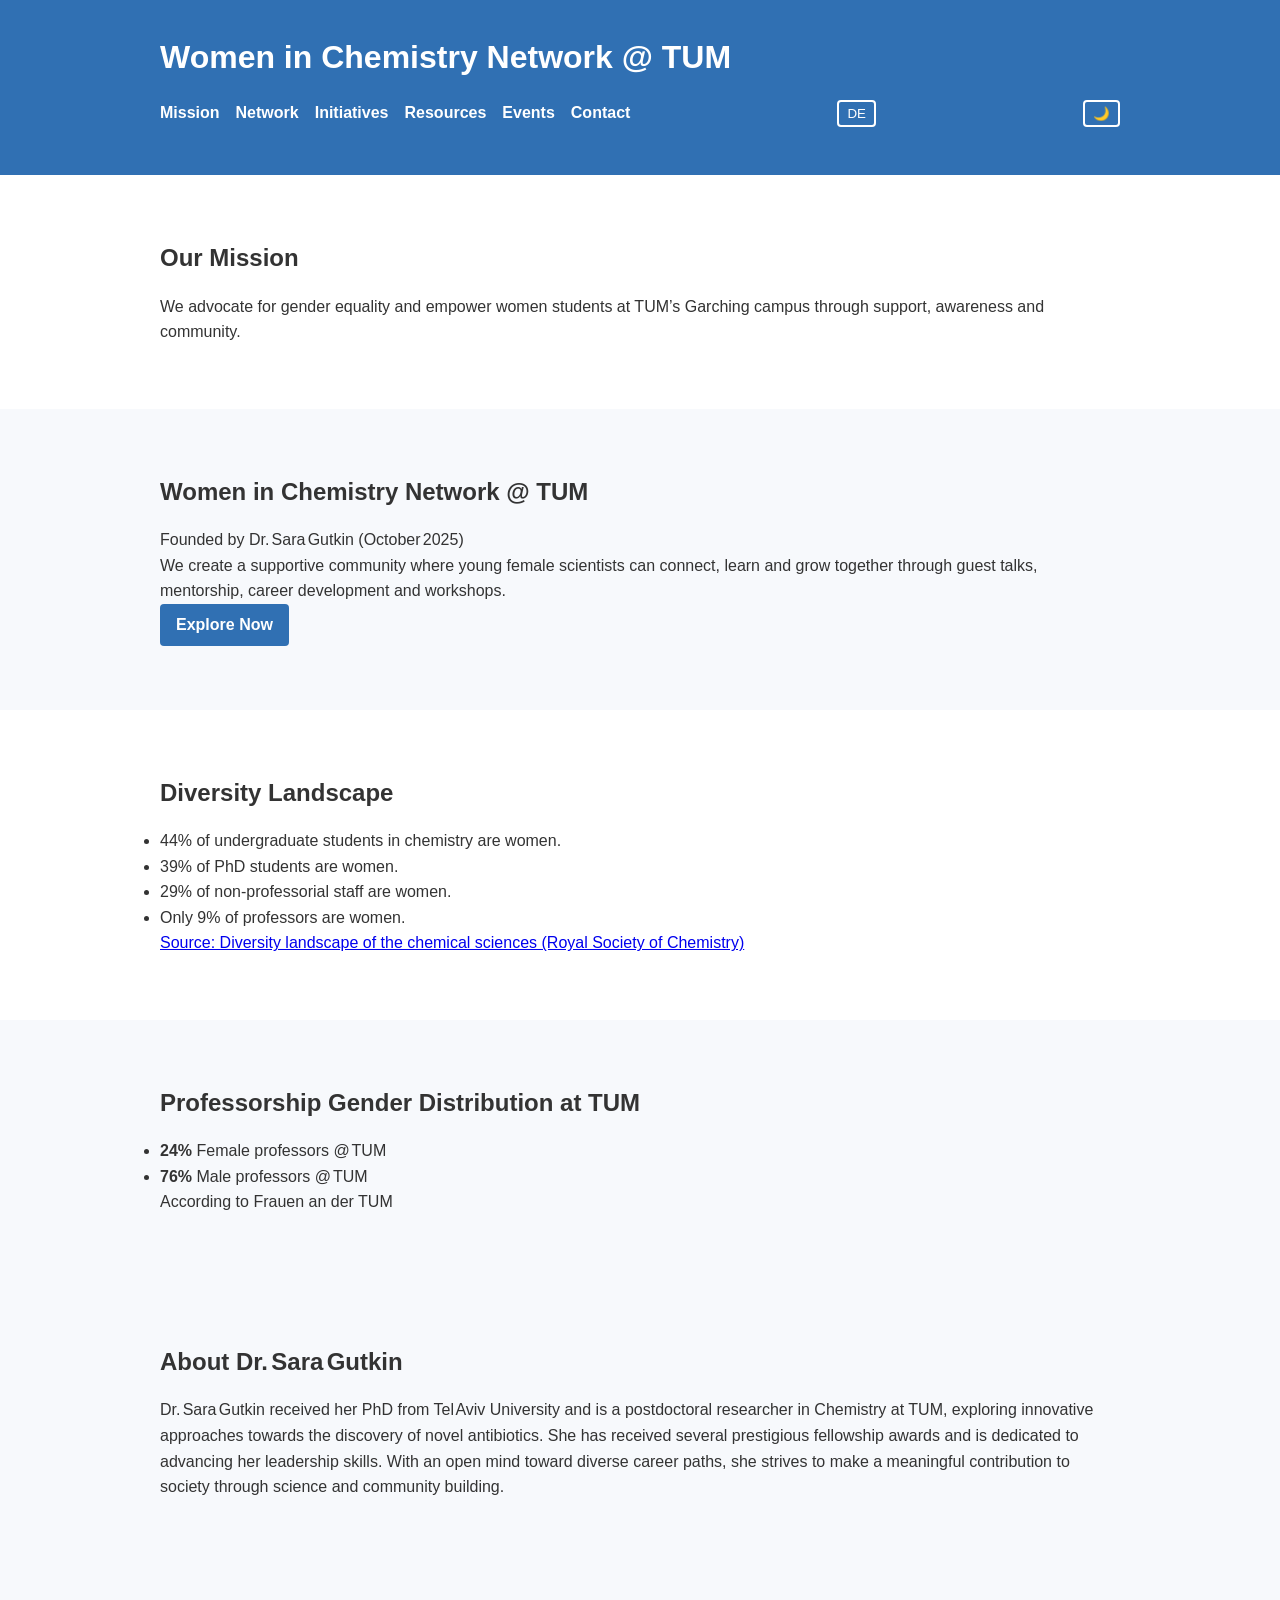
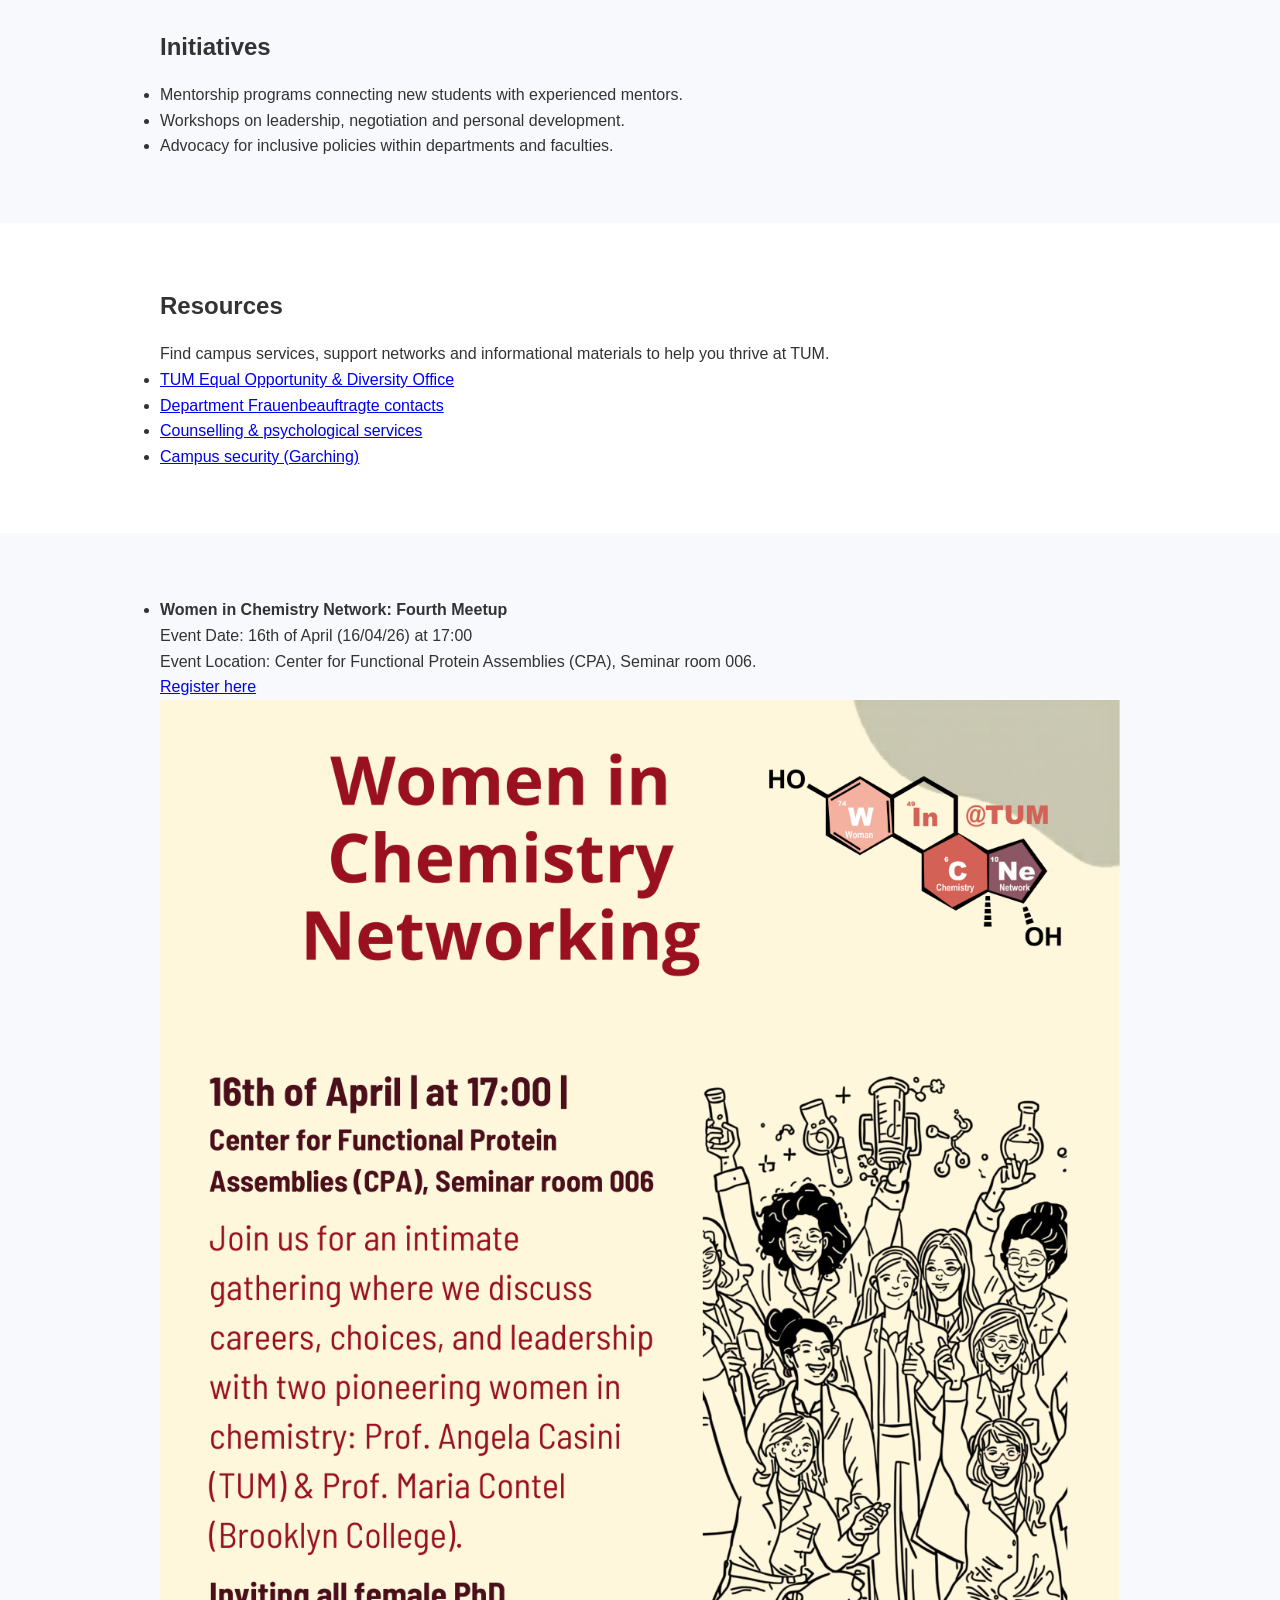
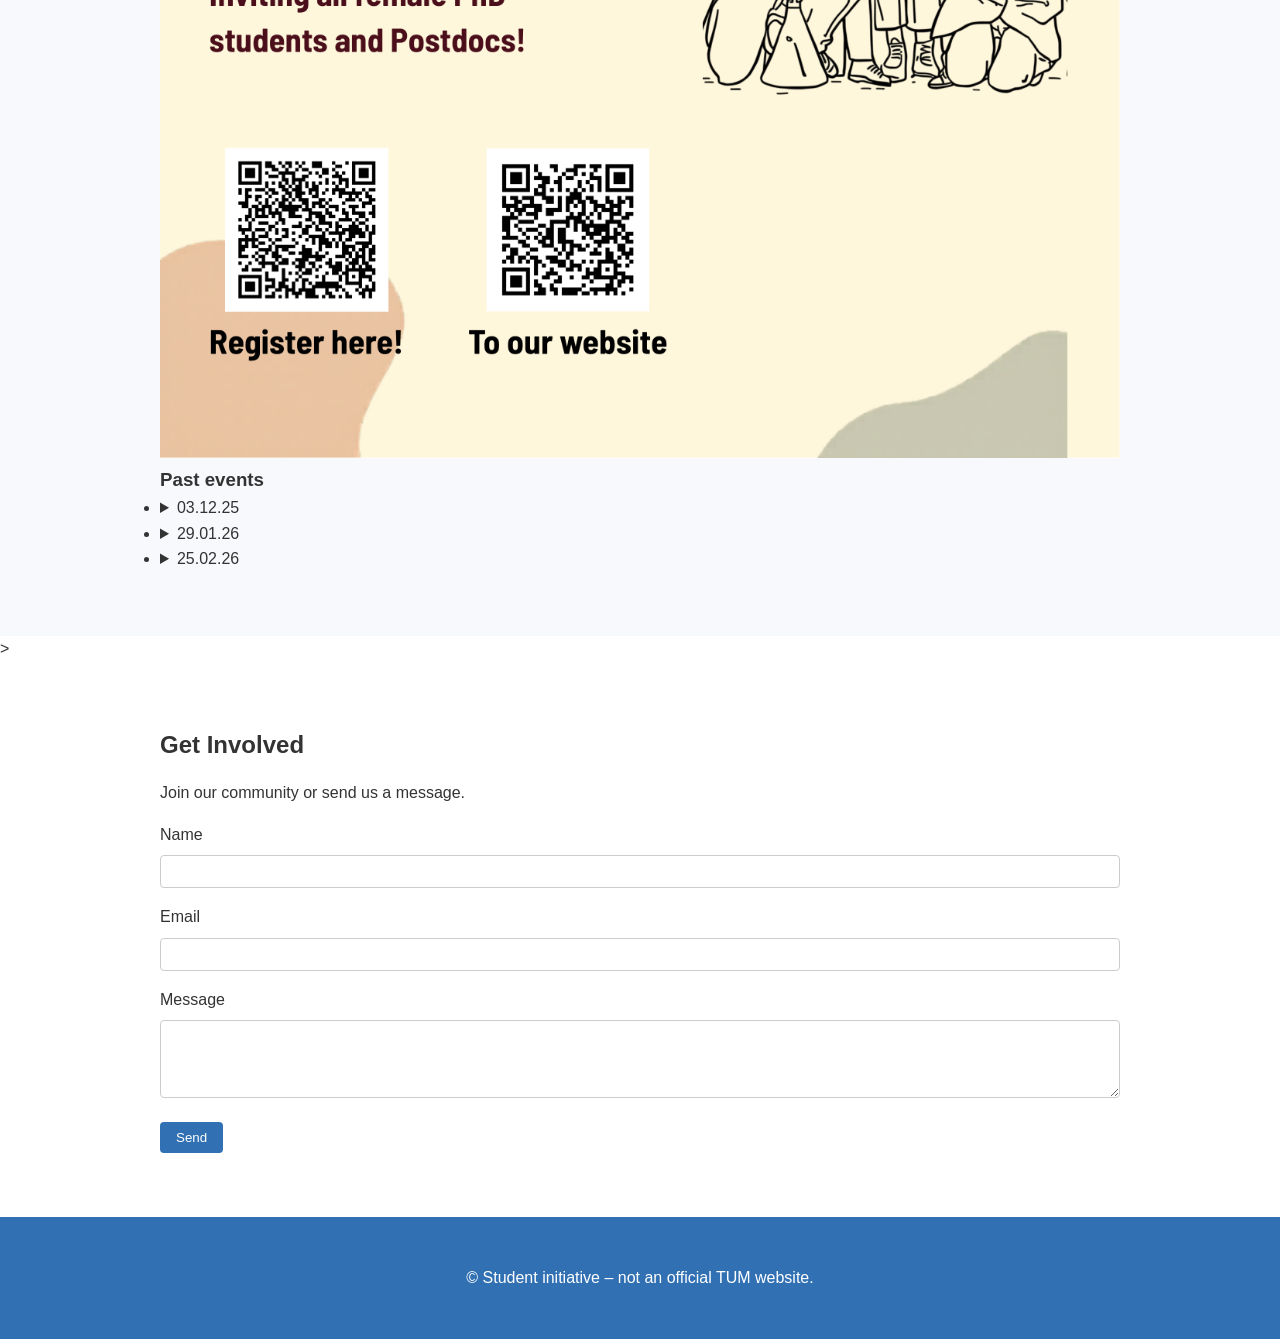
<file: index.html>
<!DOCTYPE html>
<html lang="en">
<head>
  <meta charset="UTF-8" />
  <meta name="viewport" content="width=device-width, initial-scale=1.0" />
  <title>Women in Chemistry Network @ TUM</title>
  <link rel="stylesheet" href="styles.css" />
</head>
<body>
  <header>
    <div class="container">
      <h1 id="site-title">Women in Chemistry Network @ TUM</h1>
      <nav>
        <ul>
          <li><a href="#mission" data-i18n="nav-mission">Mission</a></li>
          <li><a href="#network" data-i18n="nav-network">Network</a></li>
          <li><a href="#initiatives" data-i18n="nav-initiatives">Initiatives</a></li>
          <li><a href="#resources" data-i18n="nav-resources">Resources</a></li>
          <li><a href="#events" data-i18n="nav-events">Events</a></li>
          <li><a href="#contact" data-i18n="nav-contact">Contact</a></li>
        </ul>
        <button id="lang-toggle" aria-label="language toggle">DE</button>
        <button id="theme-toggle" aria-label="theme toggle">🌙</button>
      </nav>
    </div>
  </header>

  <main>
    <section id="mission">
      <div class="container">
        <h2 data-i18n="mission-title">Our Mission</h2>
        <p data-i18n="mission-text">
          We advocate for gender equality and empower women students at TUM’s Garching campus through support, awareness and community.
        </p>
      </div>
    </section>

    <!-- Women in Chemistry Network Section -->
    <section id="network" class="alt">
      <div class="container">
        <h2 data-i18n="network-title">Women in Chemistry Network @ TUM</h2>
        <p data-i18n="network-lead">Founded by Dr. Sara Gutkin (October 2025)</p>
        <p data-i18n="network-description">
          We create a supportive community where young female scientists can connect, learn and grow together through guest talks, mentorship, career development and workshops.
        </p>
        <p><a href="#contact" class="btn" data-i18n="network-cta">Explore Now</a></p>
      </div>
    </section>

    <!-- Diversity statistics section -->
    <section id="stats">
      <div class="container">
        <h2 data-i18n="stats-title">Diversity Landscape</h2>
        <ul>
          <li data-i18n="stat-undergraduates">44% of undergraduate students in chemistry are women.</li>
          <li data-i18n="stat-phd">39% of PhD students are women.</li>
          <li data-i18n="stat-staff">29% of non‑professorial staff are women.</li>
          <li data-i18n="stat-professors">Only 9% of professors are women.</li>
        </ul>
        <p data-i18n="stats-note"><a href="https://edu.rsc.org/analysis/gender-inequality-problems-remain-in-higher-education/3008712.article" target="_blank">Source: Diversity landscape of the chemical sciences (Royal Society of Chemistry)</a></p>
      </div>
    </section>

    <!-- Professorship gender distribution section -->
    <section id="professors" class="alt">
      <div class="container">
        <h2 data-i18n="prof-title">Professorship Gender Distribution at TUM</h2>
        <ul>
          <li data-i18n="prof-female"><strong>24%</strong> Female professors @ TUM</li>
          <li data-i18n="prof-male"><strong>76%</strong> Male professors @ TUM</li>
        </ul>
        <p data-i18n="prof-note">According to Frauen an der TUM</p>
      </div>
    </section>


    <!-- About the founder section -->
    <section id="about" class="alt">
      <div class="container">
        <h2 data-i18n="about-title">About Dr. Sara Gutkin</h2>
        <p data-i18n="about-text">
          Dr. Sara Gutkin received her PhD from Tel Aviv University and is a postdoctoral researcher in Chemistry at TUM, exploring innovative approaches towards the discovery of novel antibiotics. She has received several prestigious fellowship awards and is dedicated to advancing her leadership skills. With an open mind toward diverse career paths, she strives to make a meaningful contribution to society through science and community building.
        </p>
      </div>
    </section>

    <section id="initiatives" class="alt">
      <div class="container">
        <h2 data-i18n="initiatives-title">Initiatives</h2>
        <ul>
          <li data-i18n="initiative-1">Mentorship programs connecting new students with experienced mentors.</li>
          <li data-i18n="initiative-2">Workshops on leadership, negotiation and personal development.</li>
          <li data-i18n="initiative-3">Advocacy for inclusive policies within departments and faculties.</li>
        </ul>
      </div>
    </section>

    <section id="resources">
      <div class="container">
        <h2 data-i18n="resources-title">Resources</h2>
        <p data-i18n="resources-text">
          Find campus services, support networks and informational materials to help you thrive at TUM.
        </p>
        <ul>
          <li><a href="https://www.tum.de" target="_blank" data-i18n="resource-equal-opportunity">TUM Equal Opportunity & Diversity Office</a></li>
          <li><a href="https://www.ph.tum.de" target="_blank" data-i18n="resource-frauenbeauftragte">Department Frauenbeauftragte contacts</a></li>
          <li><a href="https://www.studentenwerk-muenchen.de" target="_blank" data-i18n="resource-counselling">Counselling & psychological services</a></li>
          <li><a href="https://www.tum.de/security" target="_blank" data-i18n="resource-security">Campus security (Garching)</a></li>
        </ul>
      </div>
    </section>

    <section id="events" class="alt">
      <div class="container">
      <ul>
        <li>
          <strong data-i18n="event-meetup-title">Women in Chemistry Network: Fourth Meetup</strong><br>
          <span data-i18n="event-meetup-date">Event Date: 16th of April (16/04/26) at 17:00</span><br>
          <span data-i18n="event-meetup-location">Event Location: Center for Functional Protein Assemblies (CPA), Seminar room 006.</span><br>
          
          <!-- Updated form link for new registration form -->
          <a href="https://docs.google.com/forms/d/e/1FAIpQLSdT4RS7O_3T1hXZ2koEHGen9QnlbZm_PPv3bDQqYDJwnZF31w/viewform?usp=publish-editor" target="_blank" data-i18n="event-meetup-register">Register here</a><br>
     <img src="women_chem_apr16.png" alt="Women in Chemistry Networking Poster" style="max-width:100%; height:auto;">
        </li>
      </ul>
      <!-- Past events subsection -->
      <h3 data-i18n="past-events-title">Past events</h3>
      <ul>
        <li>
          <details>
            <summary>03.12.25</summary>
            <!-- Only the date is shown in the summary; clicking reveals the poster for the December 2025 event -->
            <img src="b9b19801-95c3-44a3-bdf6-872bee7876c5.jpg" alt="Women in Chemistry Network December 2025 Poster" style="max-width:100%; height:auto;" />
          </details>
        </li>
        <li>
          <details>
            <summary>29.01.26</summary>
            <!-- Only the date is shown in the summary; clicking reveals the poster for the January 2026 event -->
            <img src="women_chem_jan29.png" alt="Women in Chemistry Network January 2026 Poster" style="max-width:100%; height:auto;" />
          </details>
        </li>
          <li>
            <details>
                <summary>25.02.26</summary>
                <!-- Only the date is shown in the summary; clicking reveals the poster for the February 2026 event -->
                <img src="women_chem_feb25.jpeg" alt="Women in Chemistry Network February 2026 Poster" style="max-width:100%; height:auto;">
            </details>
        </li>

      </ul>
      </div>
   </section>
>

    <section id="contact">
      <div class="container">
        <h2 data-i18n="contact-title">Get Involved</h2>
        <p data-i18n="contact-text">Join our community or send us a message.</p>
        <form id="contact-form" action="https://formsubmit.co/sara.gutkin@tum.de" method="POST">
          <!-- Hidden inputs for Formsubmit configuration -->
          <input type="hidden" name="_subject" value="New message from Women in Chemistry Network website">
          <!-- Disable Formsubmit's captcha to avoid user friction -->
          <input type="hidden" name="_captcha" value="false">

          <div class="form-group">
            <label for="name" data-i18n="form-name">Name</label>
            <input type="text" id="name" name="name" required />
          </div>
          <div class="form-group">
            <label for="email" data-i18n="form-email">Email</label>
            <input type="email" id="email" name="email" required />
          </div>
          <div class="form-group">
            <label for="message" data-i18n="form-message">Message</label>
            <textarea id="message" name="message" rows="4" required></textarea>
          </div>
          <button type="submit" data-i18n="form-submit">Send</button>
        </form>
        <p id="form-result" role="alert"></p>
      </div>
    </section>
  </main>

  <footer>
    <div class="container">
      <p data-i18n="footer">© <span id="current-year"></span> Student initiative – not an official TUM website.</p>
    </div>
  </footer>

  <script src="script.js"></script>
</body>
</html>
</file>
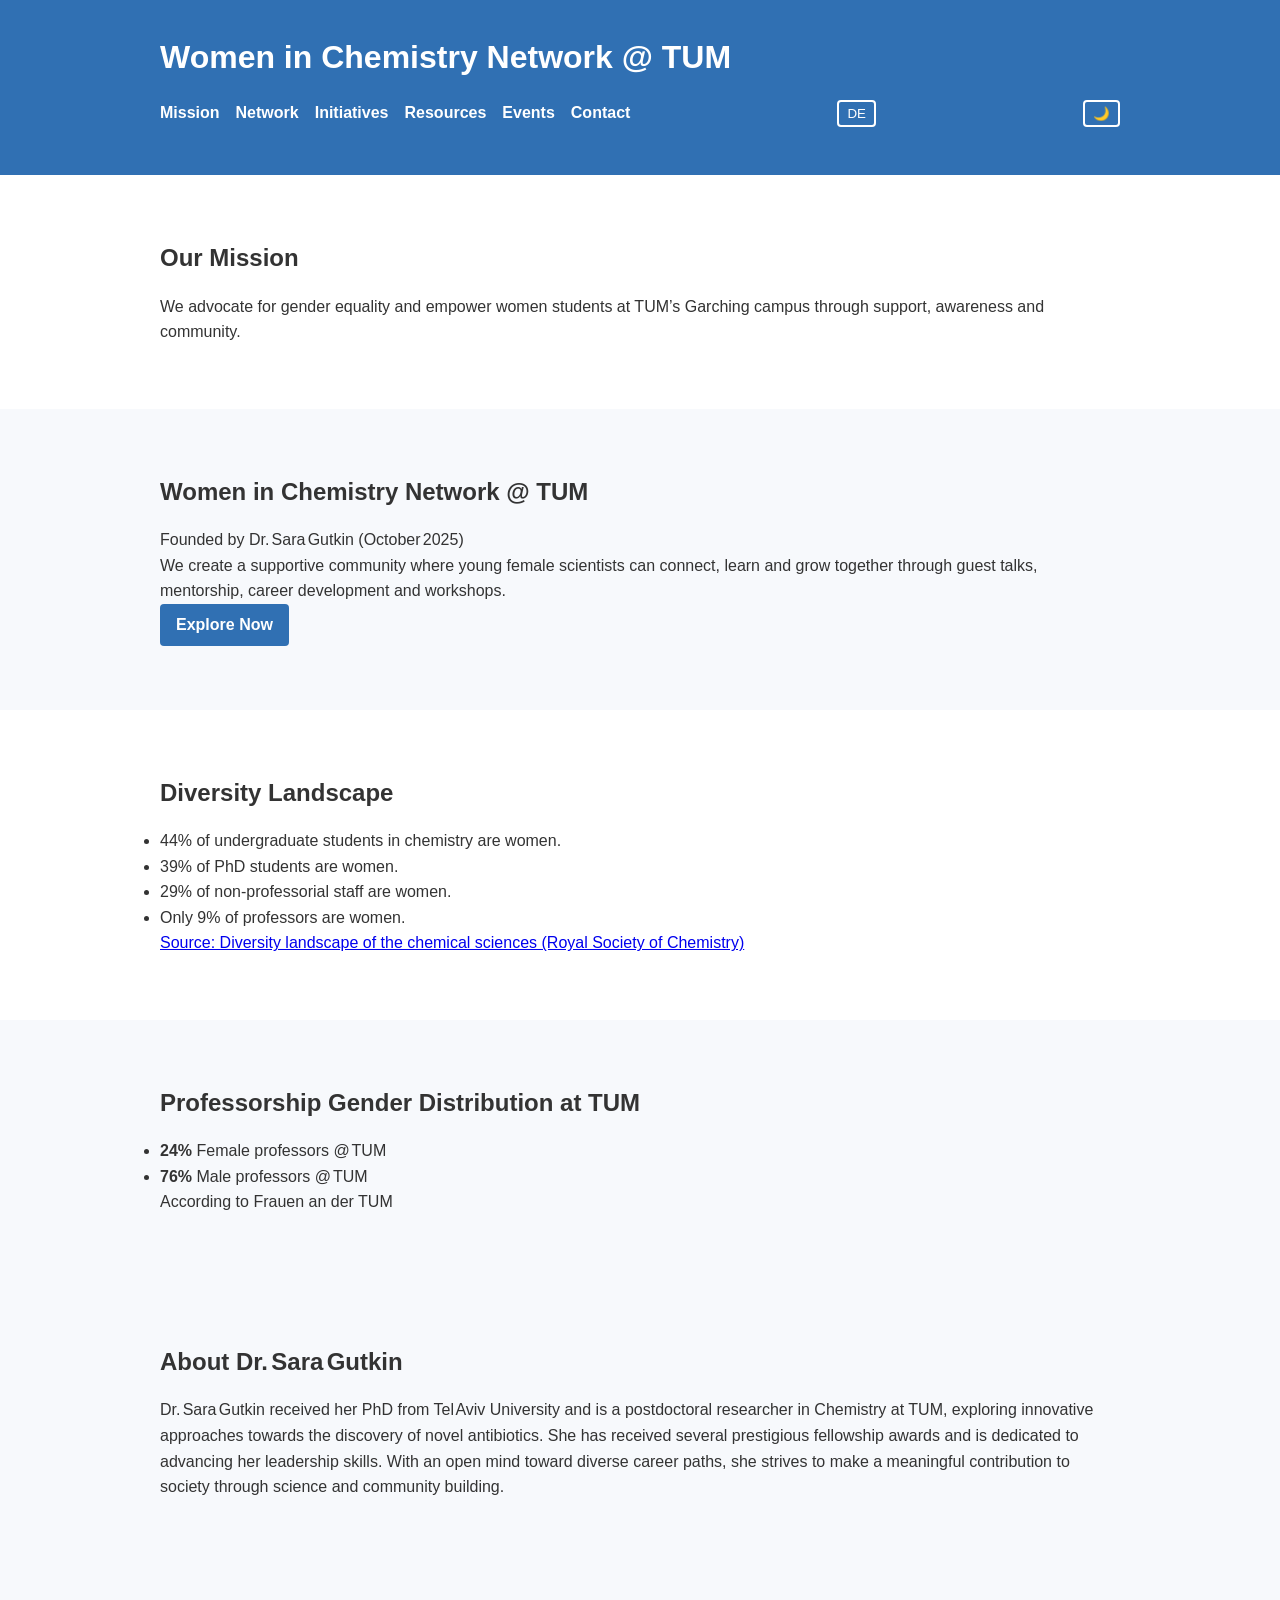
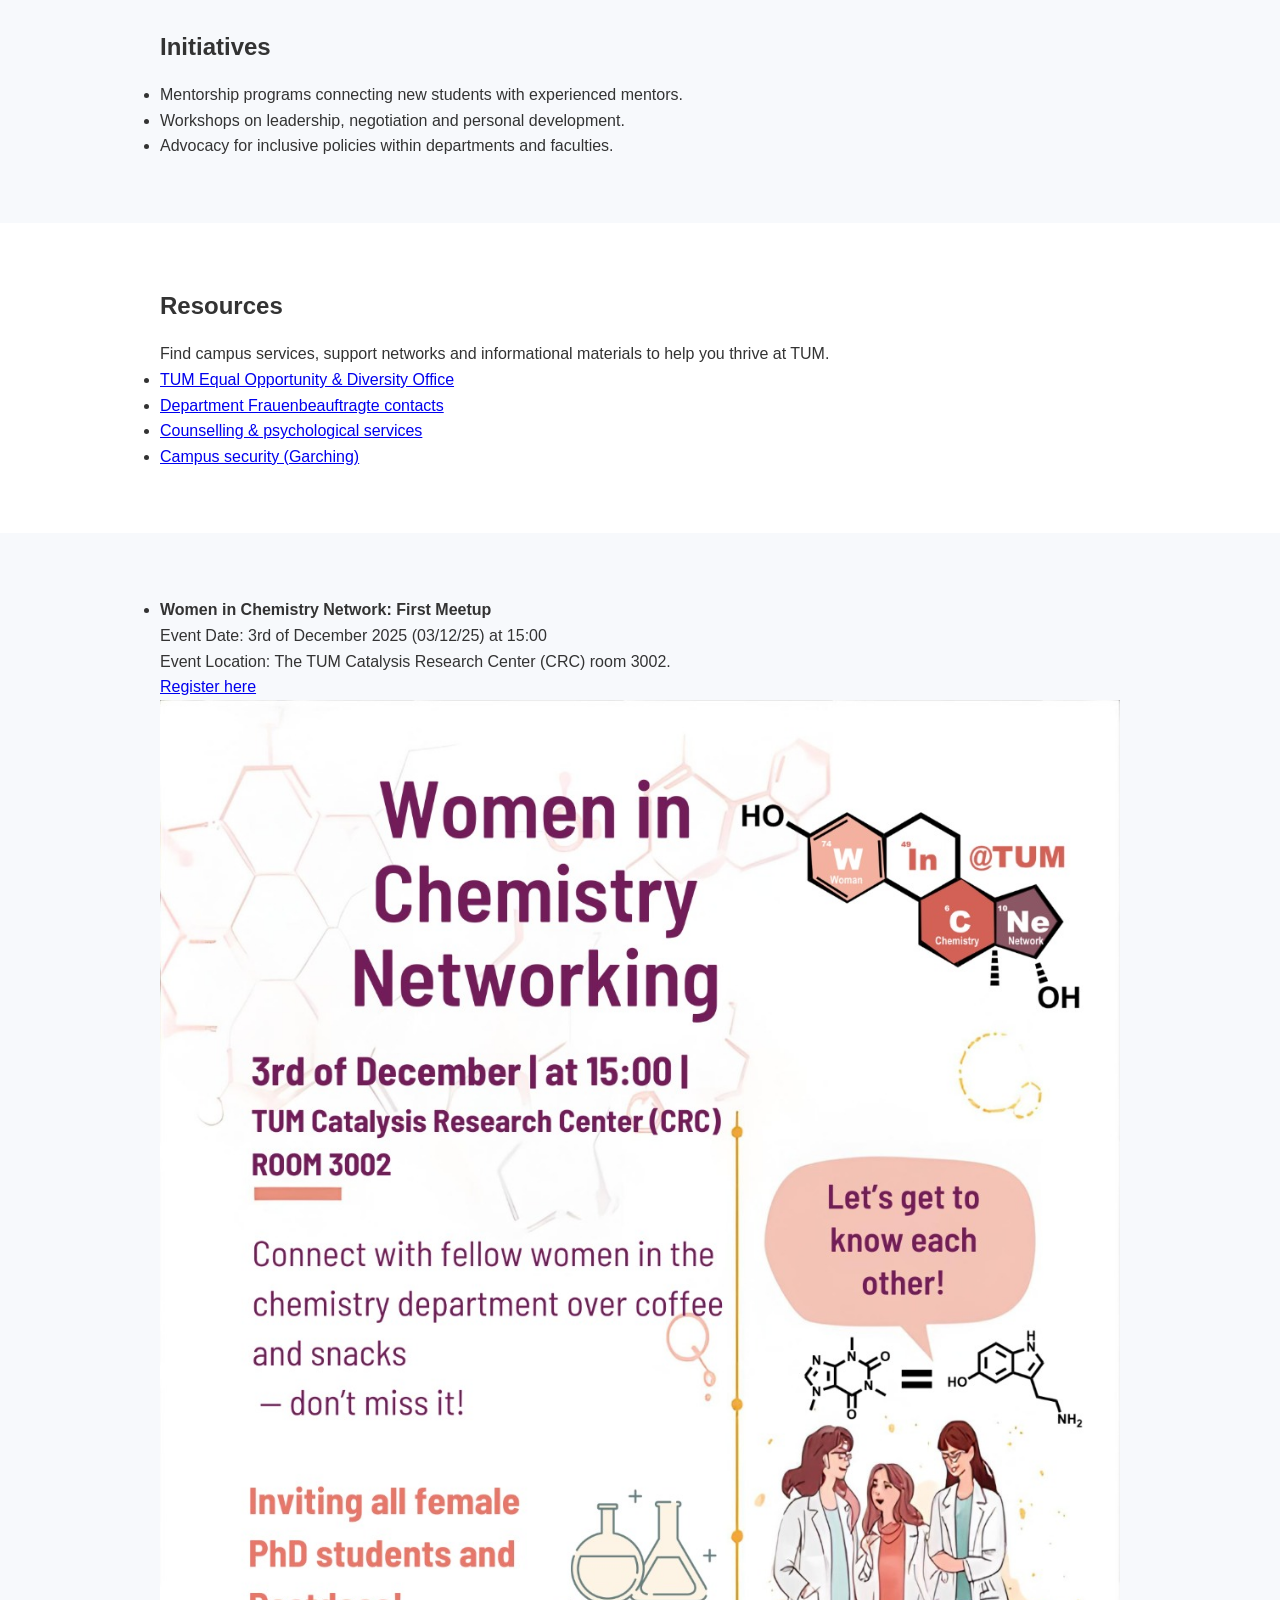
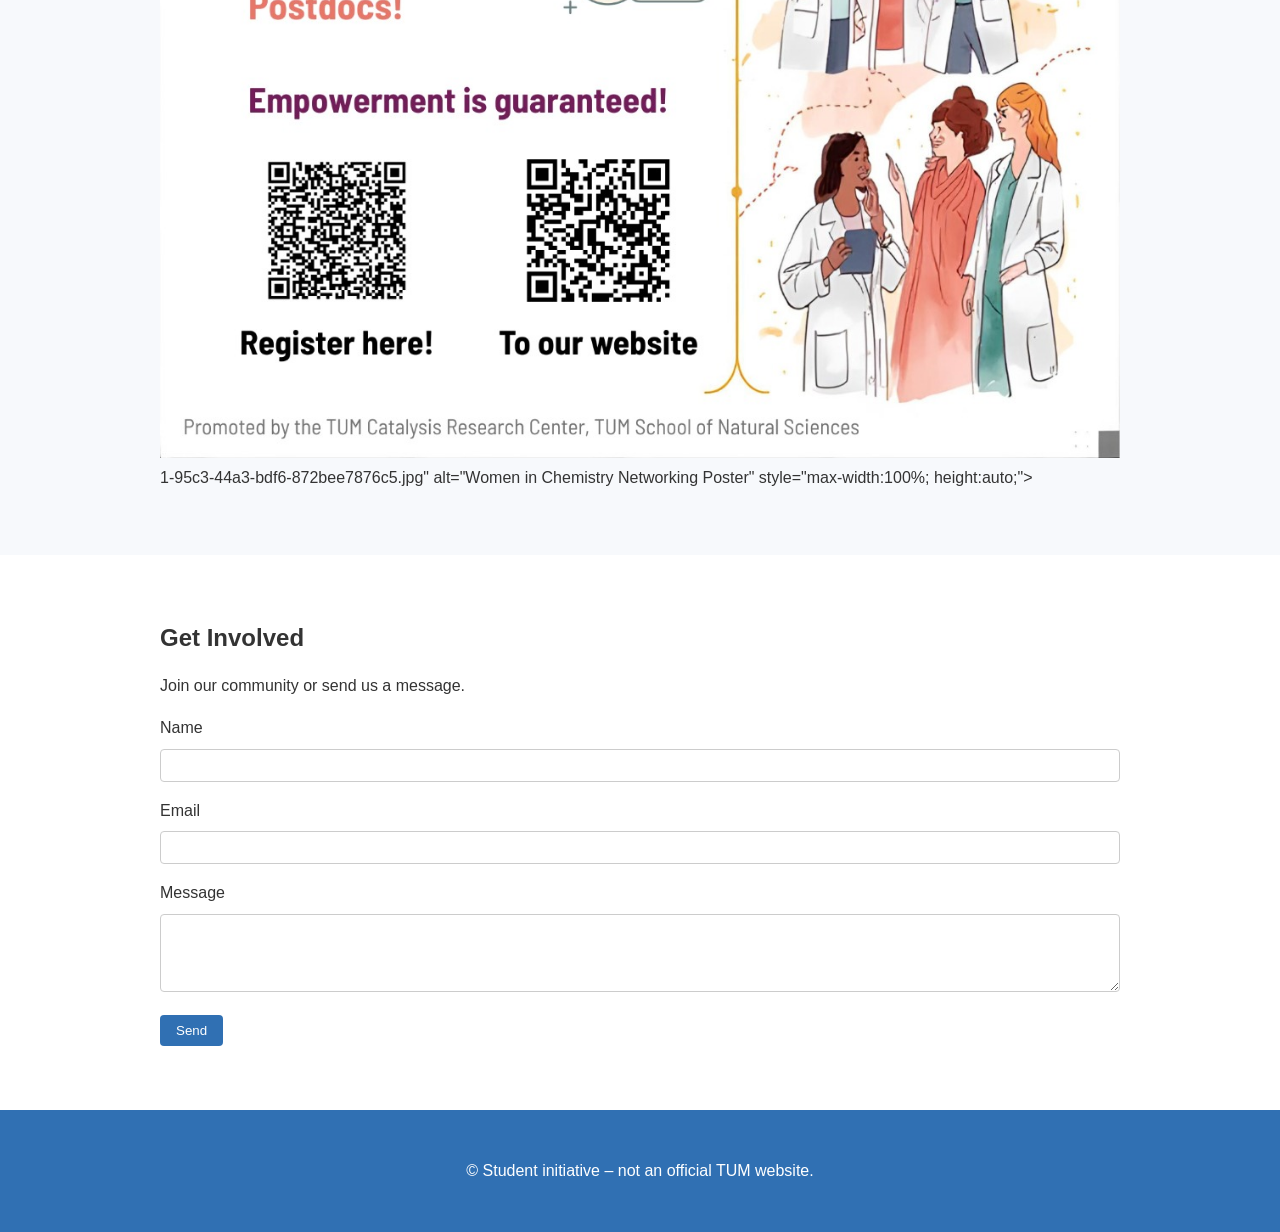
<file: index_backup.html>
<!DOCTYPE html>
<html lang="en">
<head>
  <meta charset="UTF-8" />
  <meta name="viewport" content="width=device-width, initial-scale=1.0" />
  <title>Women in Chemistry Network @ TUM</title>
  <link rel="stylesheet" href="styles.css" />
</head>
<body>
  <header>
    <div class="container">
      <h1 id="site-title">Women in Chemistry Network @ TUM</h1>
      <nav>
        <ul>
          <li><a href="#mission" data-i18n="nav-mission">Mission</a></li>
          <li><a href="#network" data-i18n="nav-network">Network</a></li>
          <li><a href="#initiatives" data-i18n="nav-initiatives">Initiatives</a></li>
          <li><a href="#resources" data-i18n="nav-resources">Resources</a></li>
          <li><a href="#events" data-i18n="nav-events">Events</a></li>
          <li><a href="#contact" data-i18n="nav-contact">Contact</a></li>
        </ul>
        <button id="lang-toggle" aria-label="language toggle">DE</button>
        <button id="theme-toggle" aria-label="theme toggle">🌙</button>
      </nav>
    </div>
  </header>

  <main>
    <section id="mission">
      <div class="container">
        <h2 data-i18n="mission-title">Our Mission</h2>
        <p data-i18n="mission-text">
          We advocate for gender equality and empower women students at TUM’s Garching campus through support, awareness and community.
        </p>
      </div>
    </section>

    <!-- Women in Chemistry Network Section -->
    <section id="network" class="alt">
      <div class="container">
        <h2 data-i18n="network-title">Women in Chemistry Network @ TUM</h2>
        <p data-i18n="network-lead">Founded by Dr. Sara Gutkin (October 2025)</p>
        <p data-i18n="network-description">
          We create a supportive community where young female scientists can connect, learn and grow together through guest talks, mentorship, career development and workshops.
        </p>
        <p><a href="#contact" class="btn" data-i18n="network-cta">Explore Now</a></p>
      </div>
    </section>

    <!-- Diversity statistics section -->
    <section id="stats">
      <div class="container">
        <h2 data-i18n="stats-title">Diversity Landscape</h2>
        <ul>
          <li data-i18n="stat-undergraduates">44% of undergraduate students in chemistry are women.</li>
          <li data-i18n="stat-phd">39% of PhD students are women.</li>
          <li data-i18n="stat-staff">29% of non‑professorial staff are women.</li>
          <li data-i18n="stat-professors">Only 9% of professors are women.</li>
        </ul>
        <p data-i18n="stats-note"><a href="https://edu.rsc.org/analysis/gender-inequality-problems-remain-in-higher-education/3008712.article" target="_blank">Source: Diversity landscape of the chemical sciences (Royal Society of Chemistry)</a></p>
      </div>
    </section>

    <!-- Professorship gender distribution section -->
    <section id="professors" class="alt">
      <div class="container">
        <h2 data-i18n="prof-title">Professorship Gender Distribution at TUM</h2>
        <ul>
          <li data-i18n="prof-female"><strong>24%</strong> Female professors @ TUM</li>
          <li data-i18n="prof-male"><strong>76%</strong> Male professors @ TUM</li>
        </ul>
        <p data-i18n="prof-note">According to Frauen an der TUM</p>
      </div>
    </section>


    <!-- About the founder section -->
    <section id="about" class="alt">
      <div class="container">
        <h2 data-i18n="about-title">About Dr. Sara Gutkin</h2>
        <p data-i18n="about-text">
          Dr. Sara Gutkin received her PhD from Tel Aviv University and is a postdoctoral researcher in Chemistry at TUM, exploring innovative approaches towards the discovery of novel antibiotics. She has received several prestigious fellowship awards and is dedicated to advancing her leadership skills. With an open mind toward diverse career paths, she strives to make a meaningful contribution to society through science and community building.
        </p>
      </div>
    </section>

    <section id="initiatives" class="alt">
      <div class="container">
        <h2 data-i18n="initiatives-title">Initiatives</h2>
        <ul>
          <li data-i18n="initiative-1">Mentorship programs connecting new students with experienced mentors.</li>
          <li data-i18n="initiative-2">Workshops on leadership, negotiation and personal development.</li>
          <li data-i18n="initiative-3">Advocacy for inclusive policies within departments and faculties.</li>
        </ul>
      </div>
    </section>

    <section id="resources">
      <div class="container">
        <h2 data-i18n="resources-title">Resources</h2>
        <p data-i18n="resources-text">
          Find campus services, support networks and informational materials to help you thrive at TUM.
        </p>
        <ul>
          <li><a href="https://www.tum.de" target="_blank" data-i18n="resource-equal-opportunity">TUM Equal Opportunity & Diversity Office</a></li>
          <li><a href="https://www.ph.tum.de" target="_blank" data-i18n="resource-frauenbeauftragte">Department Frauenbeauftragte contacts</a></li>
          <li><a href="https://www.studentenwerk-muenchen.de" target="_blank" data-i18n="resource-counselling">Counselling & psychological services</a></li>
          <li><a href="https://www.tum.de/security" target="_blank" data-i18n="resource-security">Campus security (Garching)</a></li>
        </ul>
      </div>
    </section>

    <section id="events" class="alt">
      <div class="container">
           <ul>
      <li>
        <strong data-i18n="event-meetup-title">Women in Chemistry Network: First Meetup</strong><br>
        <span data-i18n="event-meetup-date">Event Date: 3rd of December 2025 (03/12/25) at 15:00</span><br>
        <span data-i18n="event-meetup-location">Event Location: The TUM Catalysis Research Center (CRC) room 3002.</span><br>
        <a href="https://docs.google.com/forms/d/e/1FAIpQLSfJLcRmOUy3hBuYB1Frc-QxhLsUXqODJlI3SRGzBhQ3NSf-Nw/viewform?usp=dialog" target="_blank" data-i18n="event-meetup-register">Register here</a
                                                                                                                                                                                                      <br>
<br>
<img src="b9b19801-95c3-44a3-bdf6-872bee7876c5.jpg" alt="Women in Chemistry Networking Poster" style="max-width:100%; height:auto;">1-95c3-44a3-bdf6-872bee7876c5.jpg" alt="Women in Chemistry Networking Poster" style="max-width:100%; height:auto;">
      </li>
    </ul>
        
      </div>
    </section>

    <section id="contact">
      <div class="container">
        <h2 data-i18n="contact-title">Get Involved</h2>
        <p data-i18n="contact-text">Join our community or send us a message.</p>
        <form id="contact-form">
          <div class="form-group">
            <label for="name" data-i18n="form-name">Name</label>
            <input type="text" id="name" name="name" required />
          </div>
          <div class="form-group">
            <label for="email" data-i18n="form-email">Email</label>
            <input type="email" id="email" name="email" required />
          </div>
          <div class="form-group">
            <label for="message" data-i18n="form-message">Message</label>
            <textarea id="message" name="message" rows="4" required></textarea>
          </div>
          <button type="submit" data-i18n="form-submit">Send</button>
        </form>
        <p id="form-result" role="alert"></p>
      </div>
    </section>
  </main>

  <footer>
    <div class="container">
      <p data-i18n="footer">© <span id="current-year"></span> Student initiative – not an official TUM website.</p>
    </div>
  </footer>

  <script src="script.js"></script>
</body>
</html>
</file>
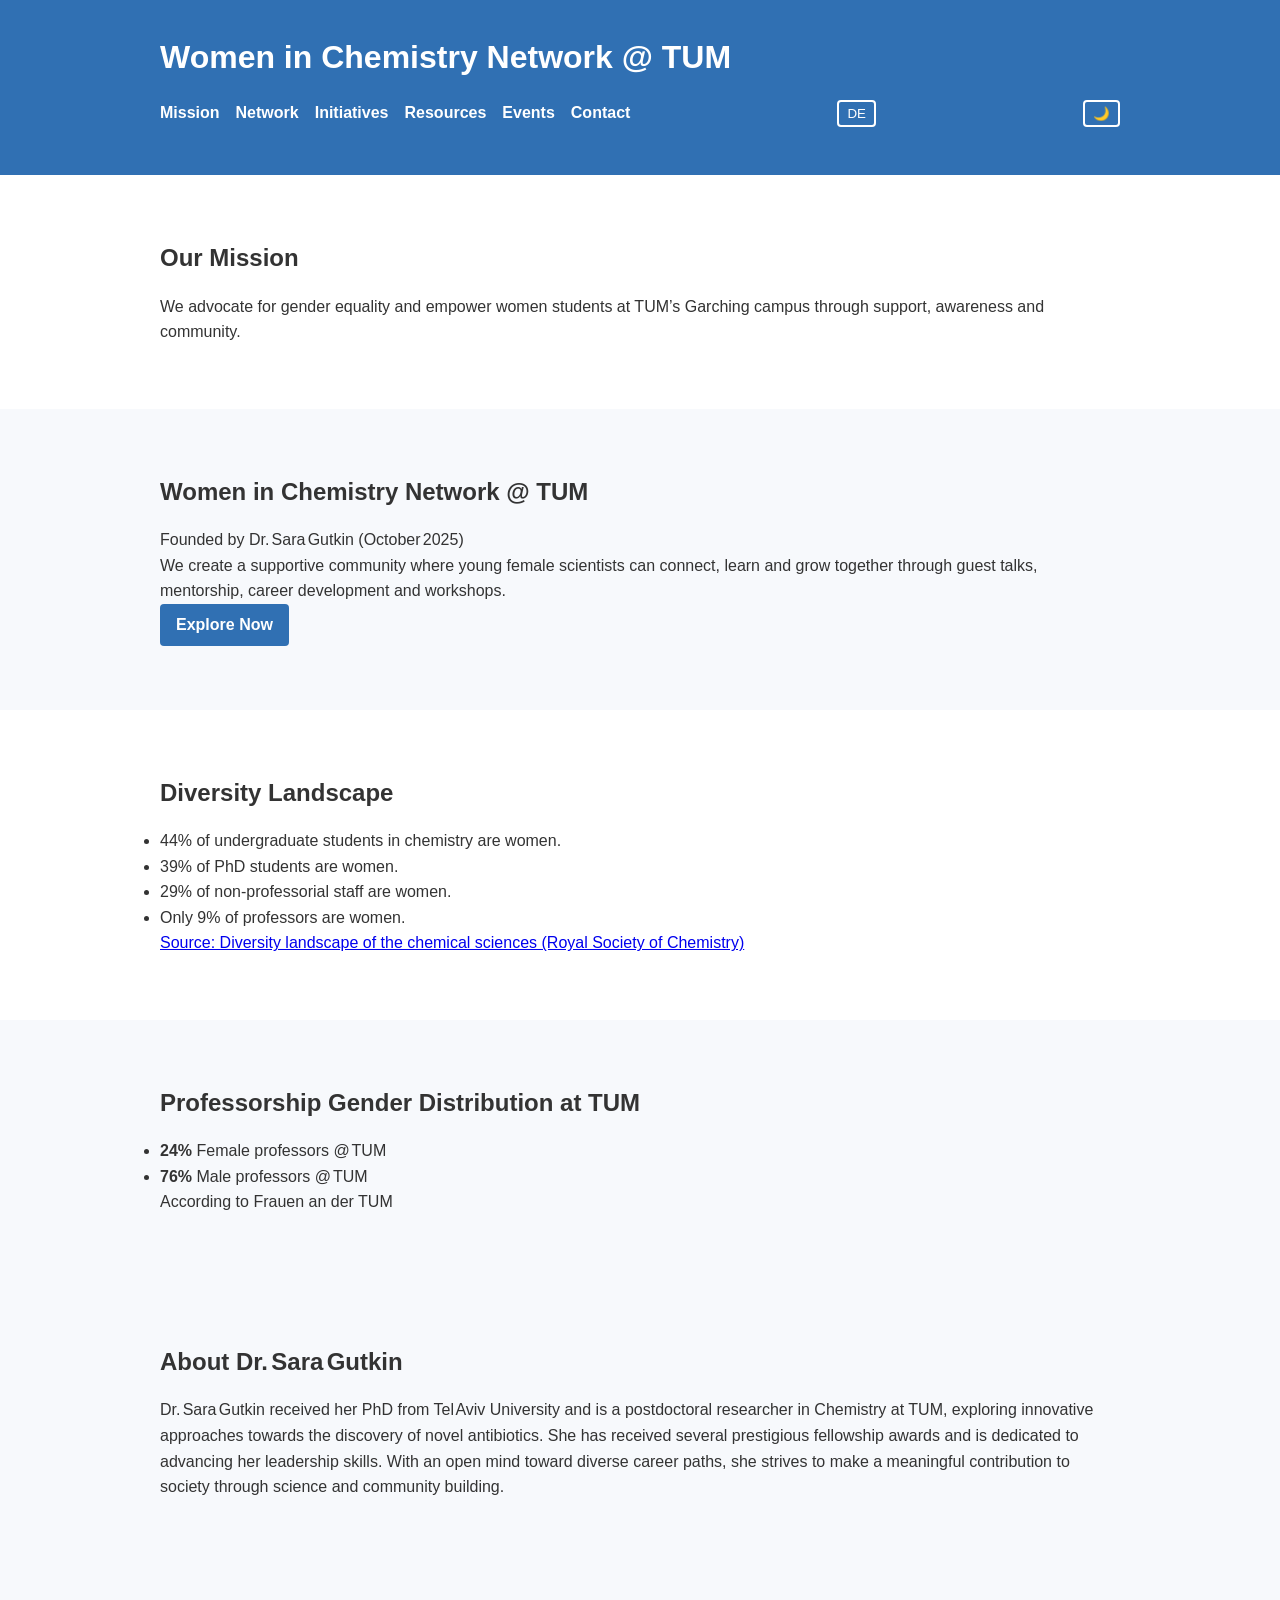
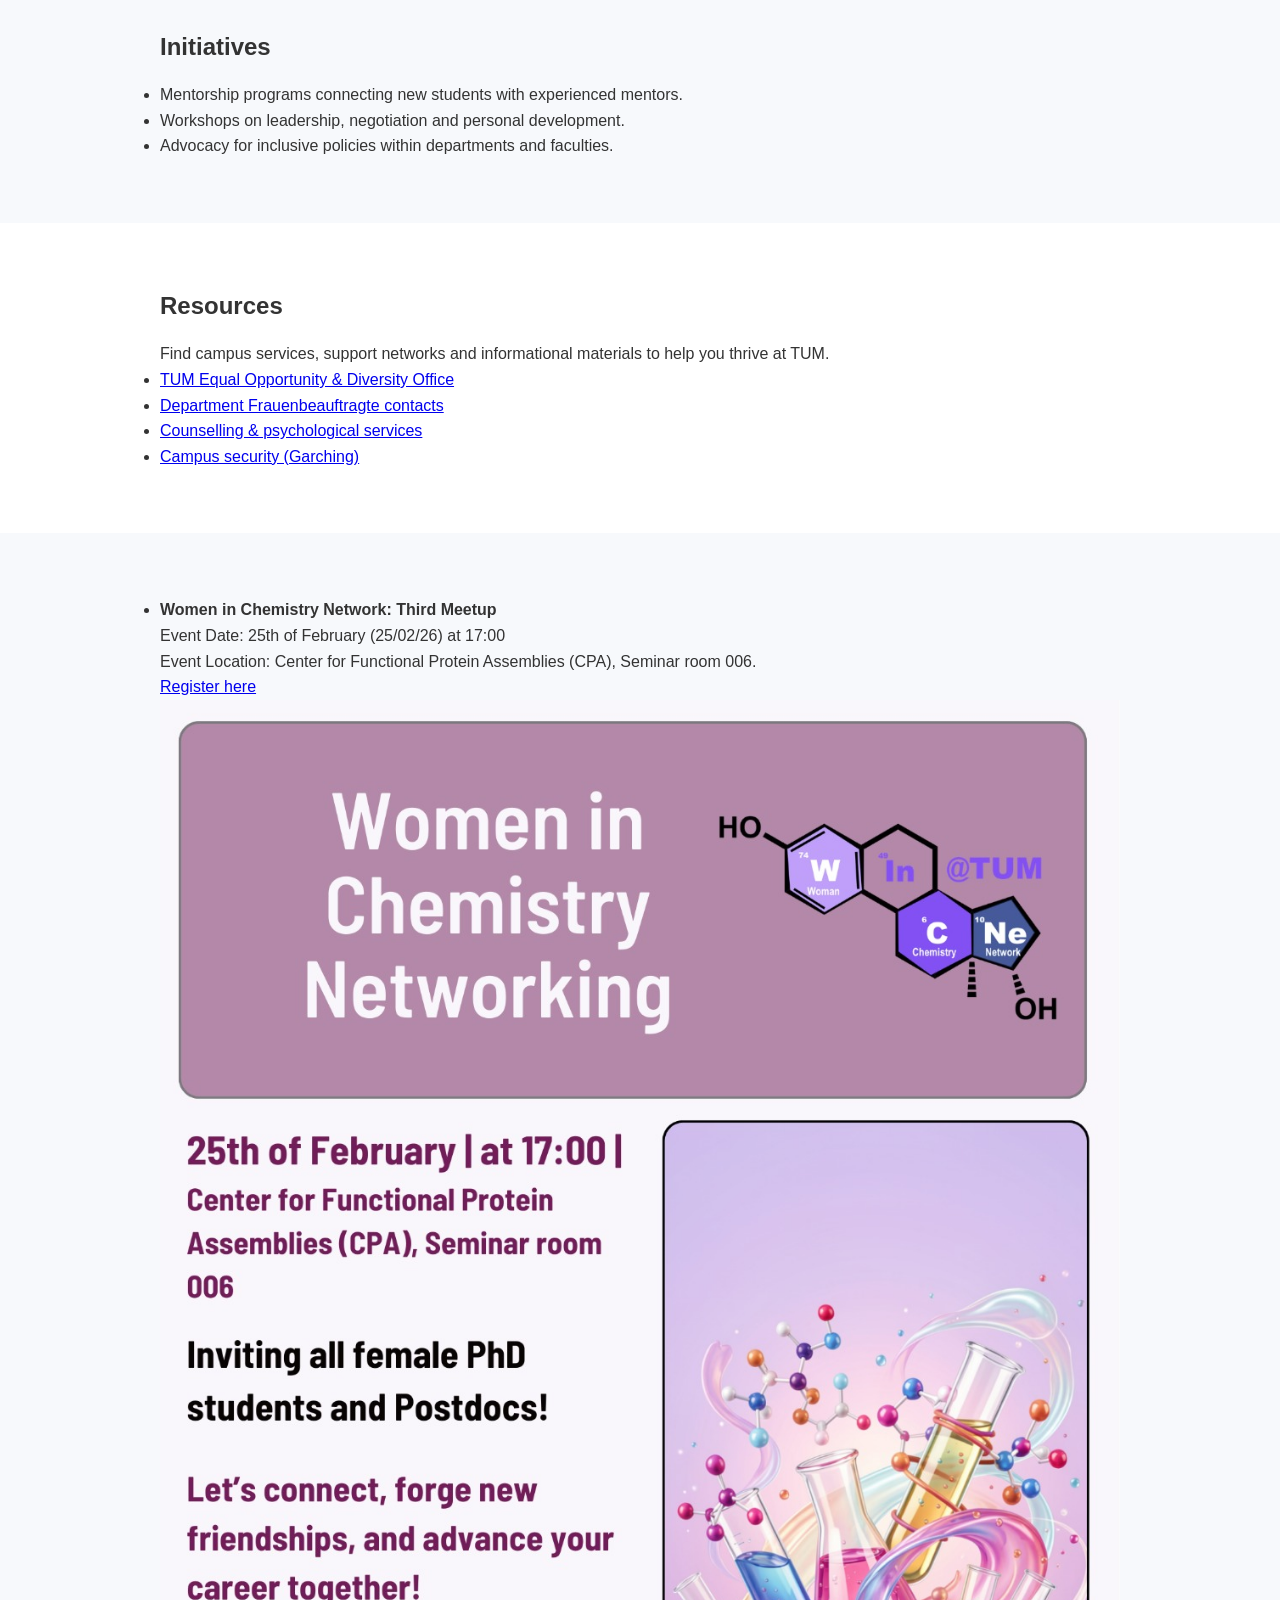
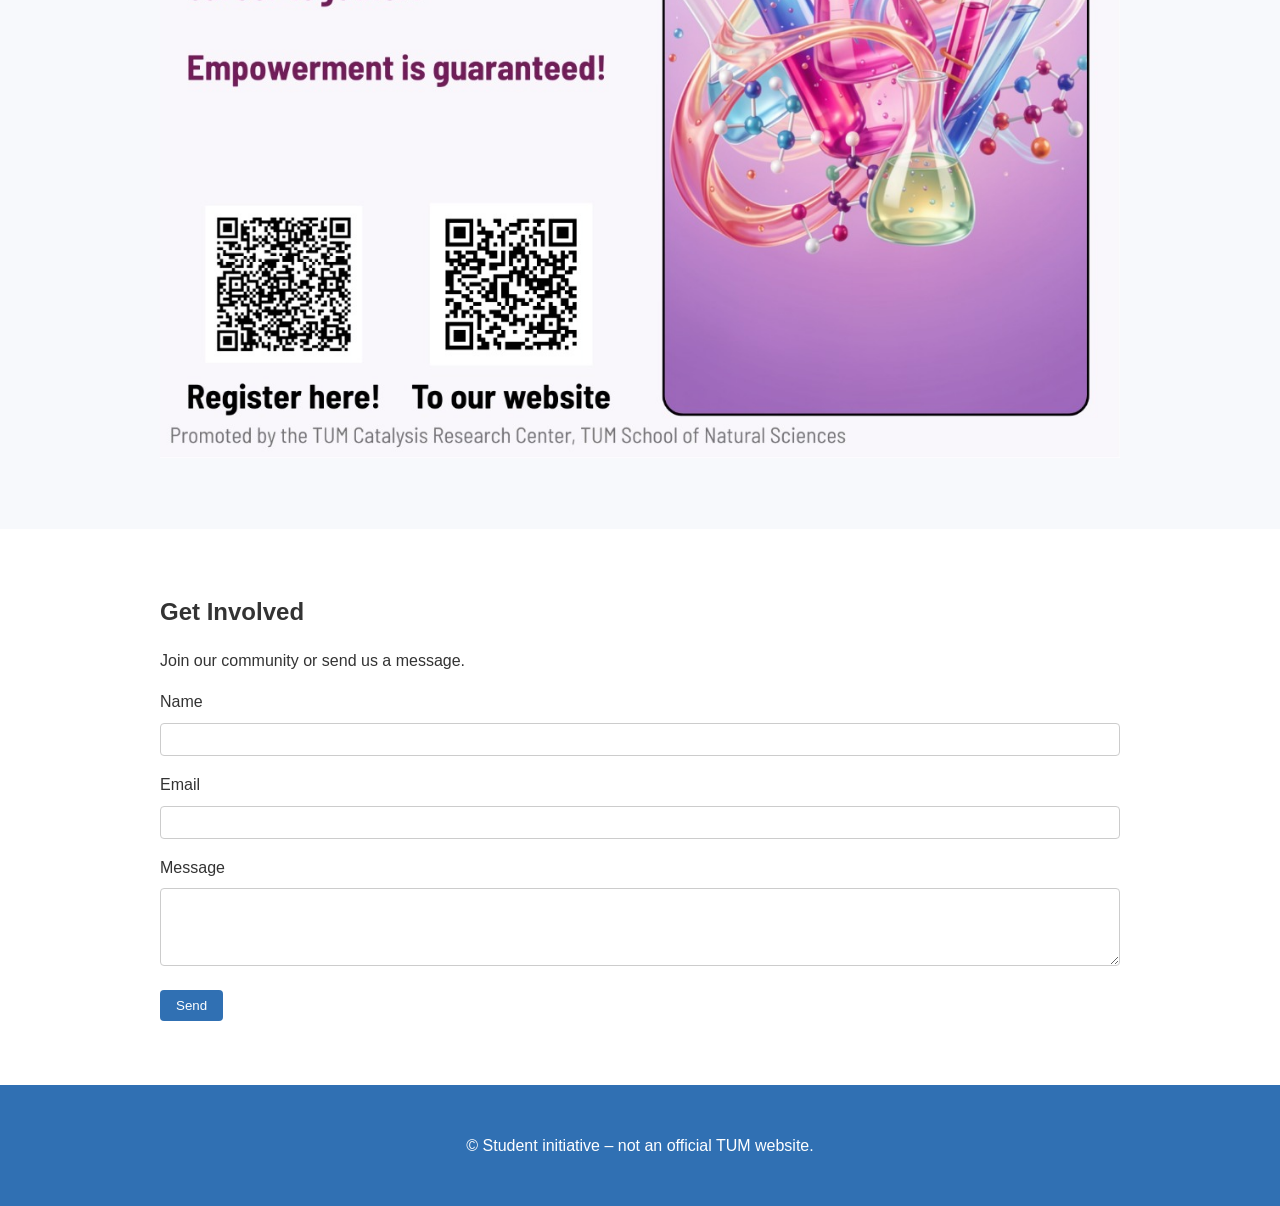
<file: index_backup_2026-02-16.html>
<!DOCTYPE html>
<html lang="en">
<head>
  <meta charset="UTF-8" />
  <meta name="viewport" content="width=device-width, initial-scale=1.0" />
  <title>Women in Chemistry Network @ TUM</title>
  <link rel="stylesheet" href="styles.css" />
</head>
<body>
  <header>
    <div class="container">
      <h1 id="site-title">Women in Chemistry Network @ TUM</h1>
      <nav>
        <ul>
          <li><a href="#mission" data-i18n="nav-mission">Mission</a></li>
          <li><a href="#network" data-i18n="nav-network">Network</a></li>
          <li><a href="#initiatives" data-i18n="nav-initiatives">Initiatives</a></li>
          <li><a href="#resources" data-i18n="nav-resources">Resources</a></li>
          <li><a href="#events" data-i18n="nav-events">Events</a></li>
          <li><a href="#contact" data-i18n="nav-contact">Contact</a></li>
        </ul>
        <button id="lang-toggle" aria-label="language toggle">DE</button>
        <button id="theme-toggle" aria-label="theme toggle">🌙</button>
      </nav>
    </div>
  </header>

  <main>
    <section id="mission">
      <div class="container">
        <h2 data-i18n="mission-title">Our Mission</h2>
        <p data-i18n="mission-text">
          We advocate for gender equality and empower women students at TUM’s Garching campus through support, awareness and community.
        </p>
      </div>
    </section>

    <!-- Women in Chemistry Network Section -->
    <section id="network" class="alt">
      <div class="container">
        <h2 data-i18n="network-title">Women in Chemistry Network @ TUM</h2>
        <p data-i18n="network-lead">Founded by Dr. Sara Gutkin (October 2025)</p>
        <p data-i18n="network-description">
          We create a supportive community where young female scientists can connect, learn and grow together through guest talks, mentorship, career development and workshops.
        </p>
        <p><a href="#contact" class="btn" data-i18n="network-cta">Explore Now</a></p>
      </div>
    </section>

    <!-- Diversity statistics section -->
    <section id="stats">
      <div class="container">
        <h2 data-i18n="stats-title">Diversity Landscape</h2>
        <ul>
          <li data-i18n="stat-undergraduates">44% of undergraduate students in chemistry are women.</li>
          <li data-i18n="stat-phd">39% of PhD students are women.</li>
          <li data-i18n="stat-staff">29% of non‑professorial staff are women.</li>
          <li data-i18n="stat-professors">Only 9% of professors are women.</li>
        </ul>
        <p data-i18n="stats-note"><a href="https://edu.rsc.org/analysis/gender-inequality-problems-remain-in-higher-education/3008712.article" target="_blank">Source: Diversity landscape of the chemical sciences (Royal Society of Chemistry)</a></p>
      </div>
    </section>

    <!-- Professorship gender distribution section -->
    <section id="professors" class="alt">
      <div class="container">
        <h2 data-i18n="prof-title">Professorship Gender Distribution at TUM</h2>
        <ul>
          <li data-i18n="prof-female"><strong>24%</strong> Female professors @ TUM</li>
          <li data-i18n="prof-male"><strong>76%</strong> Male professors @ TUM</li>
        </ul>
        <p data-i18n="prof-note">According to Frauen an der TUM</p>
      </div>
    </section>


    <!-- About the founder section -->
    <section id="about" class="alt">
      <div class="container">
        <h2 data-i18n="about-title">About Dr. Sara Gutkin</h2>
        <p data-i18n="about-text">
          Dr. Sara Gutkin received her PhD from Tel Aviv University and is a postdoctoral researcher in Chemistry at TUM, exploring innovative approaches towards the discovery of novel antibiotics. She has received several prestigious fellowship awards and is dedicated to advancing her leadership skills. With an open mind toward diverse career paths, she strives to make a meaningful contribution to society through science and community building.
        </p>
      </div>
    </section>

    <section id="initiatives" class="alt">
      <div class="container">
        <h2 data-i18n="initiatives-title">Initiatives</h2>
        <ul>
          <li data-i18n="initiative-1">Mentorship programs connecting new students with experienced mentors.</li>
          <li data-i18n="initiative-2">Workshops on leadership, negotiation and personal development.</li>
          <li data-i18n="initiative-3">Advocacy for inclusive policies within departments and faculties.</li>
        </ul>
      </div>
    </section>

    <section id="resources">
      <div class="container">
        <h2 data-i18n="resources-title">Resources</h2>
        <p data-i18n="resources-text">
          Find campus services, support networks and informational materials to help you thrive at TUM.
        </p>
        <ul>
          <li><a href="https://www.tum.de" target="_blank" data-i18n="resource-equal-opportunity">TUM Equal Opportunity & Diversity Office</a></li>
          <li><a href="https://www.ph.tum.de" target="_blank" data-i18n="resource-frauenbeauftragte">Department Frauenbeauftragte contacts</a></li>
          <li><a href="https://www.studentenwerk-muenchen.de" target="_blank" data-i18n="resource-counselling">Counselling & psychological services</a></li>
          <li><a href="https://www.tum.de/security" target="_blank" data-i18n="resource-security">Campus security (Garching)</a></li>
        </ul>
      </div>
    </section>

    <section id="events" class="alt">
      <div class="container">
      <ul>
        <li>
          <strong data-i18n="event-meetup-title">Women in Chemistry Network: Third Meetup</strong><br>
          <span data-i18n="event-meetup-date">Event Date: 25th of February (25/02/26) at 17:00</span><br>
          <span data-i18n="event-meetup-location">Event Location: Center for Functional Protein Assemblies (CPA), Seminar room 006.</span><br>
          <!-- Updated form link for new registration form -->
          <a href="https://docs.google.com/forms/d/e/1FAIpQLSdT4RS7O_3T1hXZ2koEHGen9QnlbZm_PPv3bDQqYDJwnZF31w/viewform?usp=publish-editor" target="_blank" data-i18n="event-meetup-register">Register here</a><br>
          <img src="WhatsApp%20Image%202026-02-16%20at%2014.59.32.jpeg" alt="Women in Chemistry Networking Poster" style="max-width:100%; height:auto;">
        </li>
      </ul>
        
      </div>
    </section>

    <section id="contact">
      <div class="container">
        <h2 data-i18n="contact-title">Get Involved</h2>
        <p data-i18n="contact-text">Join our community or send us a message.</p>
        <form id="contact-form" action="https://formsubmit.co/sara.gutkin@tum.de" method="POST">
          <!-- Hidden inputs for Formsubmit configuration -->
          <input type="hidden" name="_subject" value="New message from Women in Chemistry Network website">
          <!-- Disable Formsubmit's captcha to avoid user friction -->
          <input type="hidden" name="_captcha" value="false">

          <div class="form-group">
            <label for="name" data-i18n="form-name">Name</label>
            <input type="text" id="name" name="name" required />
          </div>
          <div class="form-group">
            <label for="email" data-i18n="form-email">Email</label>
            <input type="email" id="email" name="email" required />
          </div>
          <div class="form-group">
            <label for="message" data-i18n="form-message">Message</label>
            <textarea id="message" name="message" rows="4" required></textarea>
          </div>
          <button type="submit" data-i18n="form-submit">Send</button>
        </form>
        <p id="form-result" role="alert"></p>
      </div>
    </section>
  </main>

  <footer>
    <div class="container">
      <p data-i18n="footer">© <span id="current-year"></span> Student initiative – not an official TUM website.</p>
    </div>
  </footer>

  <script src="script.js"></script>
</body>
</html>
</file>
<file: styles.css>
/* Basic reset */
* {
  box-sizing: border-box;
  margin: 0;
  padding: 0;
}
body {
  font-family: Arial, sans-serif;
  line-height: 1.6;
  color: var(--text-color);
  background-color: var(--bg-color);
}
:root {
  --primary: #3070b3;
  --bg-color: #ffffff;
  --text-color: #333333;
  --alt-bg: #f7f9fc;
  --nav-height: 60px;
}
.dark {
  --bg-color: #0d1b2a;
  --text-color: #e0e1dd;
  --alt-bg: #1b263b;
}

header {
  background-color: var(--primary);
  color: #ffffff;
}
header nav {
  display: flex;
  justify-content: space-between;
  align-items: center;
  height: var(--nav-height);
}
header nav ul {
  list-style: none;
  display: flex;
  gap: 1rem;
}
header nav a {
  color: #ffffff;
  text-decoration: none;
  font-weight: bold;
}
header nav a:hover {
  text-decoration: underline;
}
header button {
  margin-left: 0.5rem;
  background: transparent;
  border: 2px solid #ffffff;
  color: #ffffff;
  padding: 0.25rem 0.5rem;
  border-radius: 4px;
  cursor: pointer;
}

.container {
  width: 90%;
  max-width: 960px;
  margin: 0 auto;
  padding: 2rem 0;
}

section {
  padding: 2rem 0;
  background-color: var(--bg-color);
}
section.alt {
  background-color: var(--alt-bg);
}

h1 {
  font-size: 2rem;
}
h2 {
  font-size: 1.5rem;
  margin-bottom: 1rem;
}

form {
  margin-top: 1rem;
}
.form-group {
  margin-bottom: 1rem;
}
label {
  display: block;
  margin-bottom: 0.5rem;
}
input,
textarea {
  width: 100%;
  padding: 0.5rem;
  border: 1px solid #ccc;
  border-radius: 4px;
}
button[type="submit"] {
  background-color: var(--primary);
  color: #ffffff;
  border: none;
  padding: 0.5rem 1rem;
  border-radius: 4px;
  cursor: pointer;
}
button[type="submit"]:hover {
  opacity: 0.9;
}

/* Link-styled button for call to action */
.btn {
  display: inline-block;
  background-color: var(--primary);
  color: #ffffff;
  padding: 0.5rem 1rem;
  border-radius: 4px;
  text-decoration: none;
  font-weight: bold;
}
.btn:hover {
  opacity: 0.9;
}

/* Responsive navigation on small screens */
@media (max-width: 600px) {
  header nav {
    flex-wrap: wrap;
    gap: 1rem;
    justify-content: center;
  }
  header nav ul {
    flex-direction: column;
    align-items: center;
    width: 100%;
  }
  header nav ul li {
    margin: 0.5rem 0;
  }
}

footer {
  background-color: var(--primary);
  color: #ffffff;
  text-align: center;
  padding: 1rem 0;
}
</file>
